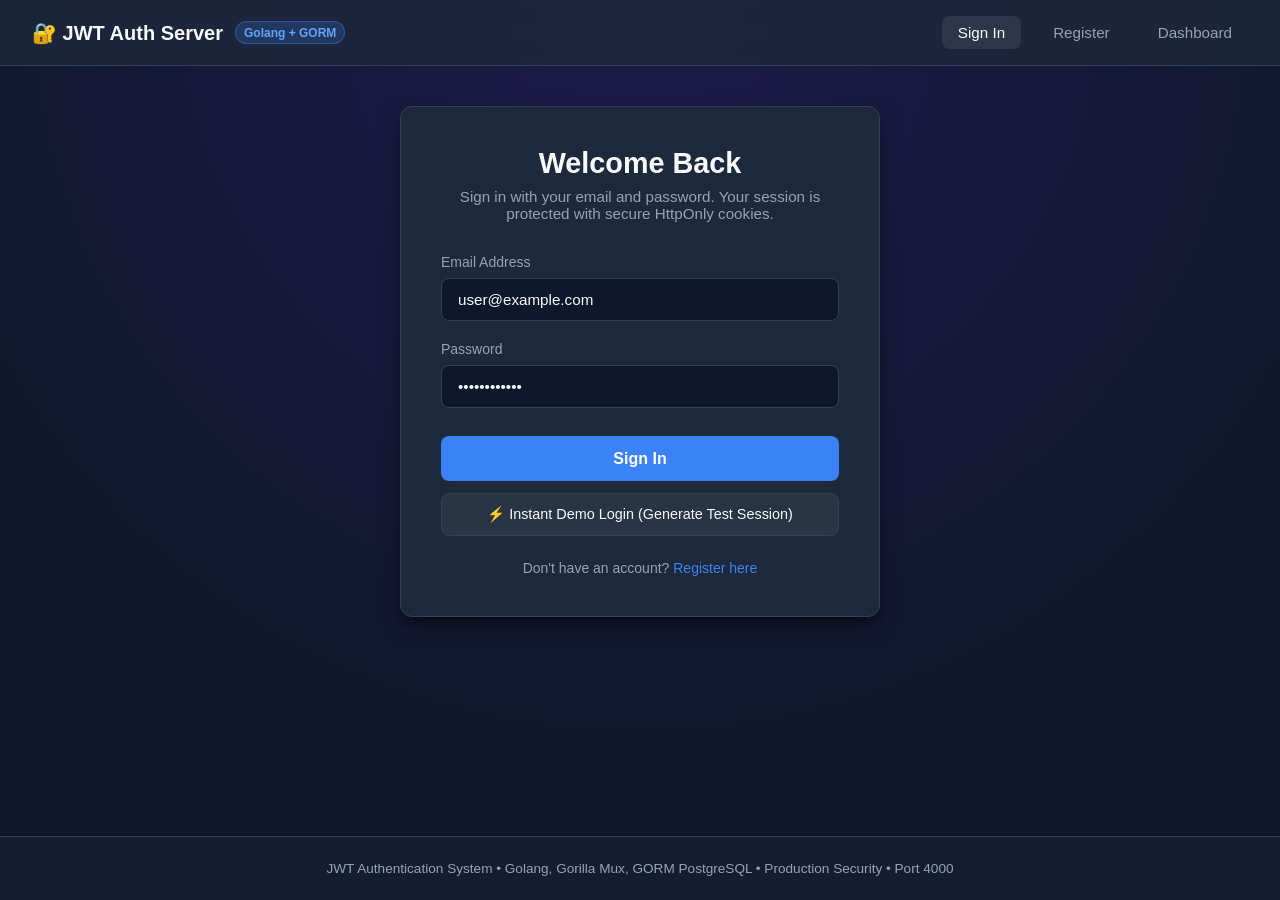
<file: static/index.html>
<!DOCTYPE html>
<html lang="en">
<head>
  <meta charset="UTF-8">
  <meta name="viewport" content="width=device-width, initial-scale=1.0">
  <title>JWT Authentication Portal</title>
  <link rel="stylesheet" href="/static/style.css">
</head>
<body>

  <!-- Top Navigation Bar -->
  <nav class="navbar">
    <a href="/" class="nav-brand">
      🔐 JWT Auth Server
      <span class="badge">Golang + GORM</span>
    </a>
    <div class="nav-links">
      <button id="nav-login" class="nav-btn" onclick="showView('login')">Sign In</button>
      <button id="nav-register" class="nav-btn" onclick="showView('register')">Register</button>
      <button id="nav-dashboard" class="nav-btn" onclick="showView('dashboard')">Dashboard</button>
      <button id="nav-logout" class="nav-btn hidden" onclick="handleLogout()" style="color: #f87171;">Sign Out</button>
    </div>
  </nav>

  <!-- Main View Container -->
  <main class="main-container">

    <!-- 1. SIGN IN VIEW -->
    <section id="login-view" class="view-section">
      <div class="auth-card">
        <div class="auth-header">
          <h2>Welcome Back</h2>
          <p>Sign in with your email and password. Your session is protected with secure HttpOnly cookies.</p>
        </div>

        <div id="login-alert" class="hidden"></div>

        <form id="form-login" onsubmit="handleLogin(event)">
          <div class="form-group">
            <label for="login-email">Email Address</label>
            <input type="email" id="login-email" class="form-control" placeholder="user@example.com" required value="user@example.com">
          </div>

          <div class="form-group">
            <label for="login-password">Password</label>
            <input type="password" id="login-password" class="form-control" placeholder="Enter password" required value="Password123!">
          </div>

          <button type="submit" id="btn-login-submit" class="btn-submit">Sign In</button>
          
          <button type="button" class="btn-secondary" onclick="handleDemoToken()">
            ⚡ Instant Demo Login (Generate Test Session)
          </button>
        </form>

        <div class="auth-footer">
          Don't have an account? <a href="javascript:void(0)" onclick="showView('register')">Register here</a>
        </div>
      </div>
    </section>

    <!-- 2. REGISTRATION VIEW -->
    <section id="register-view" class="view-section hidden">
      <div class="auth-card">
        <div class="auth-header">
          <h2>Create Account</h2>
          <p>Register a new user in PostgreSQL with bcrypt-hashed password protection.</p>
        </div>

        <div id="register-alert" class="hidden"></div>

        <form id="form-register" onsubmit="handleRegister(event)">
          <div class="form-group">
            <label for="reg-username">Username *</label>
            <input type="text" id="reg-username" class="form-control" placeholder="johndoe" required>
          </div>

          <div class="form-group">
            <label for="reg-email">Email Address *</label>
            <input type="email" id="reg-email" class="form-control" placeholder="john@example.com" required>
          </div>

          <div class="form-group">
            <label for="reg-password">Password *</label>
            <input type="password" id="reg-password" class="form-control" placeholder="Secure password" required>
          </div>

          <div class="form-group">
            <label for="reg-fullname">Full Name</label>
            <input type="text" id="reg-fullname" class="form-control" placeholder="John Doe">
          </div>

          <div class="form-group">
            <label for="reg-phone">Phone Number</label>
            <input type="text" id="reg-phone" class="form-control" placeholder="+1 234 567 8900">
          </div>

          <button type="submit" id="btn-register-submit" class="btn-submit">Create Account</button>
        </form>

        <div class="auth-footer">
          Already registered? <a href="javascript:void(0)" onclick="showView('login')">Sign in</a>
        </div>
      </div>
    </section>

    <!-- 3. PROTECTED DASHBOARD VIEW -->
    <section id="dashboard-view" class="view-section hidden">
      <div style="display: flex; justify-content: space-between; align-items: center; margin-bottom: 1.5rem;">
        <div>
          <h2>Protected Dashboard 🛡️</h2>
          <p style="color: var(--text-secondary);">Welcome, <strong id="dash-welcome-user" style="color: #60a5fa;">User</strong>! Authenticated session is active.</p>
        </div>
        <button class="nav-btn primary" onclick="handleLogout()">Sign Out</button>
      </div>

      <div class="dashboard-grid">
        <!-- 1. User Identity Card -->
        <div class="dashboard-card">
          <h3>👤 Verified Identity</h3>
          <div class="claim-row">
            <span class="claim-label">User ID:</span>
            <span class="claim-value" id="dash-user-id">-</span>
          </div>
          <div class="claim-row">
            <span class="claim-label">Username:</span>
            <span class="claim-value" id="dash-username">-</span>
          </div>
          <div class="claim-row">
            <span class="claim-label">Role:</span>
            <span class="claim-value" id="dash-role">-</span>
          </div>
          <div class="claim-row">
            <span class="claim-label">Account Status:</span>
            <span class="claim-value" id="dash-status">-</span>
          </div>
        </div>

        <!-- 2. Dedicated Authentication Details Card -->
        <div class="dashboard-card auth-details-card">
          <div class="auth-details-header">
            <h3>AUTHENTICATION DETAILS</h3>
            <span class="auth-mode-pill">🔒 HttpOnly Protection</span>
          </div>

          <div class="auth-details-content">
            <div class="claim-row">
              <span class="claim-label">Authentication Status:</span>
              <span class="claim-value status-badge active" id="auth-status-badge">Active</span>
            </div>

            <div class="claim-row">
              <span class="claim-label">Token Type:</span>
              <span class="claim-value" id="auth-token-type">Bearer JWT</span>
            </div>

            <div class="claim-row" style="flex-direction: column; align-items: flex-start; gap: 0.35rem; padding-top: 0.65rem;">
              <span class="claim-label">Access Token:</span>
              <div class="masked-token-display">
                <code class="masked-code" id="auth-masked-token">eyJhbGciOiJIUzUx...••••••••••••••••</code>
                <span class="masked-shield">🛡️ Masked</span>
              </div>
            </div>

            <div class="claim-row">
              <span class="claim-label">Token Status:</span>
              <span class="claim-value status-badge valid" id="auth-token-status">Valid</span>
            </div>

            <div class="claim-row">
              <span class="claim-label">Expiration:</span>
              <span class="claim-value" id="auth-expiration">-</span>
            </div>
          </div>
        </div>
      </div>

      <!-- 3. Live Protected Route Verification Card -->
      <div class="dashboard-card" style="margin-top: 1.5rem;">
        <div style="display: flex; justify-content: space-between; align-items: center; margin-bottom: 1rem;">
          <h3>🚀 Live Route Verification (GET /protected)</h3>
          <button class="nav-btn primary" onclick="testProtectedEndpoint()">Verify Protected Route</button>
        </div>
        <p style="color: var(--text-secondary); font-size: 0.85rem; margin-bottom: 0.75rem;">
          The browser sends the secure authentication session cookie to the Go middleware to verify access:
        </p>
        <pre id="protected-endpoint-result" class="code-response">Ready to test...</pre>
      </div>
    </section>

  </main>

  <footer>
    JWT Authentication System &bull; Golang, Gorilla Mux, GORM PostgreSQL &bull; Production Security &bull; Port 4000
  </footer>

  <script src="/static/app.js"></script>
</body>
</html>
</file>
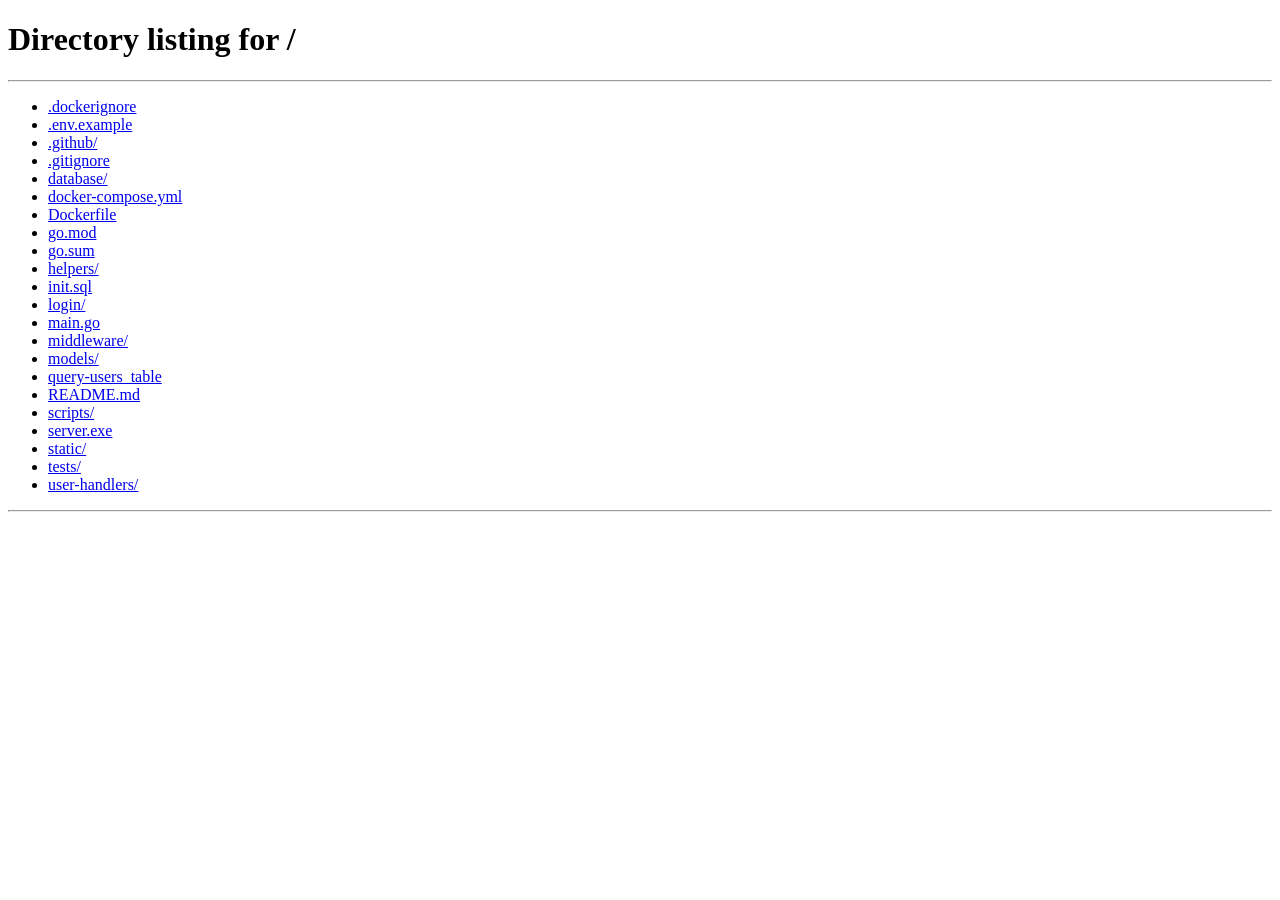
<file: static/dashboard.html>
<!DOCTYPE html>
<html lang="en">
<head>
  <meta charset="UTF-8">
  <meta http-equiv="refresh" content="0; url=/?view=dashboard">
  <title>Dashboard - JWT Auth</title>
  <script>window.location.href = '/#dashboard';</script>
</head>
<body>
  <p>Redirecting to <a href="/#dashboard">Protected Dashboard</a>...</p>
</body>
</html>
</file>
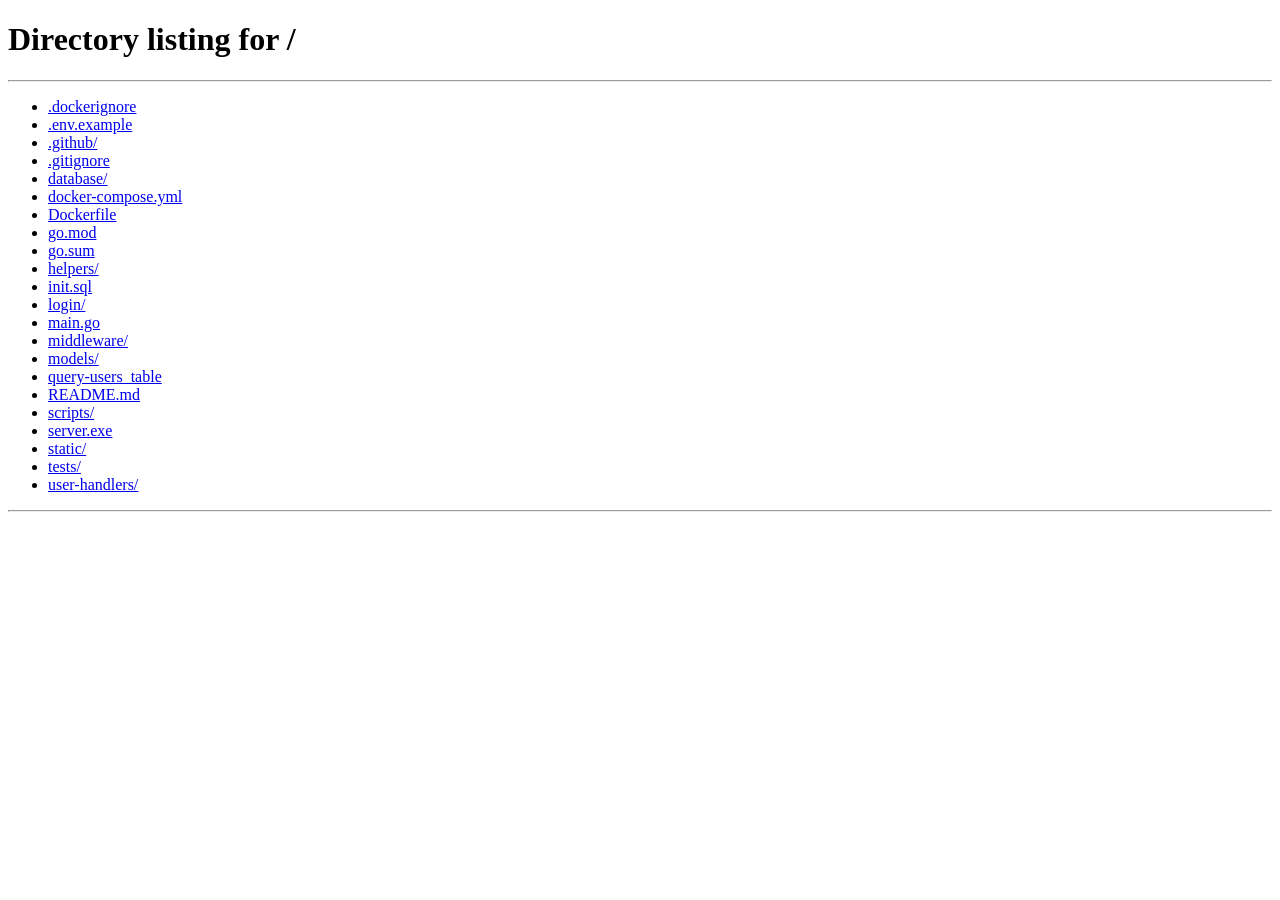
<file: static/login.html>
<!DOCTYPE html>
<html lang="en">
<head>
  <meta charset="UTF-8">
  <meta http-equiv="refresh" content="0; url=/?view=login">
  <title>Login - JWT Auth</title>
  <script>window.location.href = '/#login';</script>
</head>
<body>
  <p>Redirecting to <a href="/#login">Login Page</a>...</p>
</body>
</html>
</file>
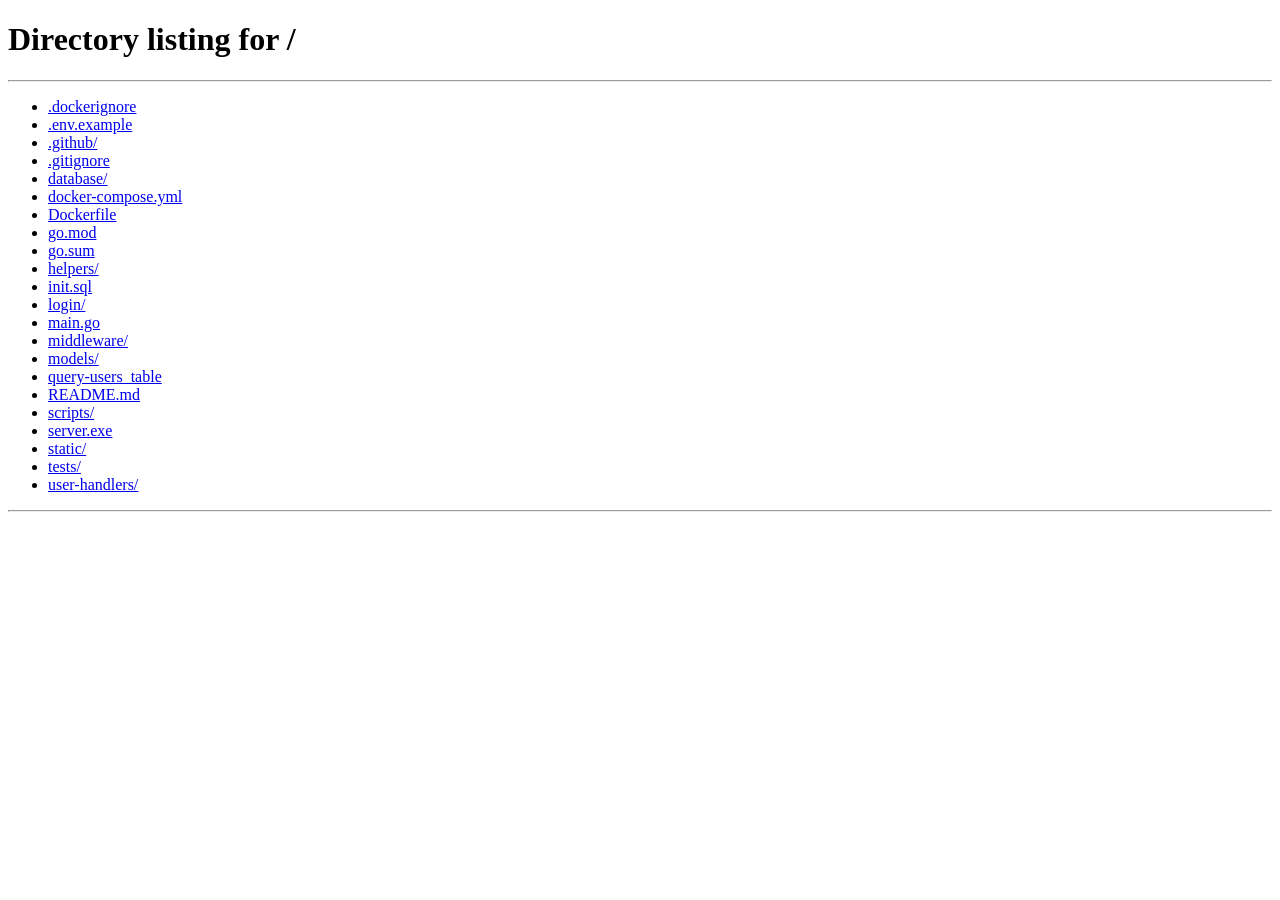
<file: static/register.html>
<!DOCTYPE html>
<html lang="en">
<head>
  <meta charset="UTF-8">
  <meta http-equiv="refresh" content="0; url=/?view=register">
  <title>Register - JWT Auth</title>
  <script>window.location.href = '/#register';</script>
</head>
<body>
  <p>Redirecting to <a href="/#register">Register Page</a>...</p>
</body>
</html>
</file>
<file: static/style.css>
:root {
  --bg-primary: #0f172a;
  --bg-secondary: #1e293b;
  --bg-card: #1e293b;
  --bg-input: #0f172a;
  --text-primary: #f8fafc;
  --text-secondary: #94a3b8;
  --accent-primary: #3b82f6;
  --accent-hover: #2563eb;
  --accent-success: #10b981;
  --accent-warning: #f59e0b;
  --accent-danger: #ef4444;
  --border-color: #334155;
  --font-family: -apple-system, BlinkMacSystemFont, "Segoe UI", Roboto, "Helvetica Neue", Arial, sans-serif;
  --radius: 12px;
  --shadow: 0 10px 25px -5px rgba(0, 0, 0, 0.5), 0 8px 10px -6px rgba(0, 0, 0, 0.4);
}

* {
  box-sizing: border-box;
  margin: 0;
  padding: 0;
}

body {
  font-family: var(--font-family);
  background: radial-gradient(circle at 50% 0%, #1e1b4b 0%, var(--bg-primary) 75%);
  color: var(--text-primary);
  min-height: 100vh;
  display: flex;
  flex-direction: column;
}

/* Navbar */
.navbar {
  display: flex;
  justify-content: space-between;
  align-items: center;
  padding: 1rem 2rem;
  background: rgba(30, 41, 59, 0.85);
  backdrop-filter: blur(10px);
  border-bottom: 1px solid var(--border-color);
  position: sticky;
  top: 0;
  z-index: 100;
}

.nav-brand {
  display: flex;
  align-items: center;
  gap: 0.75rem;
  font-weight: 700;
  font-size: 1.25rem;
  color: var(--text-primary);
  text-decoration: none;
}

.nav-brand span.badge {
  font-size: 0.75rem;
  font-weight: 600;
  padding: 0.2rem 0.5rem;
  border-radius: 9999px;
  background: rgba(59, 130, 246, 0.2);
  color: #60a5fa;
  border: 1px solid rgba(59, 130, 246, 0.4);
}

.nav-links {
  display: flex;
  gap: 1rem;
  align-items: center;
}

.nav-btn {
  background: transparent;
  color: var(--text-secondary);
  border: none;
  font-size: 0.95rem;
  padding: 0.5rem 1rem;
  border-radius: 8px;
  cursor: pointer;
  transition: all 0.2s ease;
  text-decoration: none;
}

.nav-btn:hover, .nav-btn.active {
  color: var(--text-primary);
  background: rgba(255, 255, 255, 0.08);
}

.nav-btn.primary {
  background: var(--accent-primary);
  color: white;
}

.nav-btn.primary:hover {
  background: var(--accent-hover);
}

/* Container */
.main-container {
  flex: 1;
  max-width: 960px;
  width: 100%;
  margin: 2.5rem auto;
  padding: 0 1.5rem;
}

/* Auth Cards */
.auth-card {
  background: var(--bg-card);
  border: 1px solid var(--border-color);
  border-radius: var(--radius);
  padding: 2.5rem;
  box-shadow: var(--shadow);
  max-width: 480px;
  margin: 0 auto;
}

.auth-header {
  text-align: center;
  margin-bottom: 2rem;
}

.auth-header h2 {
  font-size: 1.8rem;
  margin-bottom: 0.5rem;
}

.auth-header p {
  color: var(--text-secondary);
  font-size: 0.95rem;
}

.form-group {
  margin-bottom: 1.25rem;
}

.form-group label {
  display: block;
  font-size: 0.875rem;
  font-weight: 500;
  margin-bottom: 0.5rem;
  color: var(--text-secondary);
}

.form-control {
  width: 100%;
  padding: 0.75rem 1rem;
  background: var(--bg-input);
  border: 1px solid var(--border-color);
  border-radius: 8px;
  color: var(--text-primary);
  font-size: 0.95rem;
  transition: border-color 0.2s ease;
}

.form-control:focus {
  outline: none;
  border-color: var(--accent-primary);
  box-shadow: 0 0 0 3px rgba(59, 130, 246, 0.2);
}

.btn-submit {
  width: 100%;
  padding: 0.85rem;
  background: var(--accent-primary);
  color: white;
  border: none;
  border-radius: 8px;
  font-size: 1rem;
  font-weight: 600;
  cursor: pointer;
  transition: all 0.2s ease;
  margin-top: 0.5rem;
}

.btn-submit:hover {
  background: var(--accent-hover);
}

.btn-secondary {
  width: 100%;
  padding: 0.75rem;
  background: rgba(255, 255, 255, 0.05);
  color: var(--text-primary);
  border: 1px solid var(--border-color);
  border-radius: 8px;
  font-size: 0.9rem;
  font-weight: 500;
  cursor: pointer;
  transition: all 0.2s ease;
  margin-top: 0.75rem;
}

.btn-secondary:hover {
  background: rgba(255, 255, 255, 0.1);
}

.auth-footer {
  text-align: center;
  margin-top: 1.5rem;
  font-size: 0.875rem;
  color: var(--text-secondary);
}

.auth-footer a {
  color: var(--accent-primary);
  text-decoration: none;
  font-weight: 500;
}

.auth-footer a:hover {
  text-decoration: underline;
}

/* Alerts */
.alert {
  padding: 1rem;
  border-radius: 8px;
  font-size: 0.9rem;
  margin-bottom: 1.5rem;
  display: flex;
  align-items: center;
  gap: 0.5rem;
}

.alert-danger {
  background: rgba(239, 68, 68, 0.15);
  border: 1px solid rgba(239, 68, 68, 0.3);
  color: #fca5a5;
}

.alert-success {
  background: rgba(16, 185, 129, 0.15);
  border: 1px solid rgba(16, 185, 129, 0.3);
  color: #6ee7b7;
}

.alert-info {
  background: rgba(59, 130, 246, 0.15);
  border: 1px solid rgba(59, 130, 246, 0.3);
  color: #93c5fd;
}

/* Dashboard */
.dashboard-grid {
  display: grid;
  grid-template-columns: repeat(auto-fit, minmax(320px, 1fr));
  gap: 1.5rem;
  margin-top: 1.5rem;
}

.dashboard-card {
  background: var(--bg-card);
  border: 1px solid var(--border-color);
  border-radius: var(--radius);
  padding: 1.75rem;
  box-shadow: var(--shadow);
}

.dashboard-card h3 {
  font-size: 1.2rem;
  margin-bottom: 1rem;
  display: flex;
  align-items: center;
  gap: 0.5rem;
}

.claim-row {
  display: flex;
  justify-content: space-between;
  align-items: center;
  padding: 0.75rem 0;
  border-bottom: 1px solid rgba(255, 255, 255, 0.05);
  font-size: 0.92rem;
}

.claim-row:last-child {
  border-bottom: none;
}

.claim-label {
  color: var(--text-secondary);
  font-weight: 500;
}

.claim-value {
  font-weight: 600;
  color: var(--text-primary);
  font-family: monospace;
}

/* Authentication Details Card */
.auth-details-card {
  background: linear-gradient(145deg, #1e293b 0%, #172033 100%);
  border: 1px solid #3b82f640;
  position: relative;
  overflow: hidden;
}

.auth-details-card::before {
  content: "";
  position: absolute;
  top: 0;
  left: 0;
  right: 0;
  height: 3px;
  background: linear-gradient(90deg, #3b82f6, #10b981, #6366f1);
}

.auth-details-header {
  display: flex;
  justify-content: space-between;
  align-items: center;
  margin-bottom: 1.25rem;
  padding-bottom: 0.75rem;
  border-bottom: 1px solid var(--border-color);
}

.auth-details-header h3 {
  margin-bottom: 0;
  font-size: 1.1rem;
  letter-spacing: 0.05em;
  color: #93c5fd;
}

.auth-mode-pill {
  font-size: 0.72rem;
  padding: 0.25rem 0.6rem;
  border-radius: 9999px;
  background: rgba(16, 185, 129, 0.15);
  color: #34d399;
  border: 1px solid rgba(16, 185, 129, 0.3);
  font-weight: 600;
}

.status-badge {
  display: inline-flex;
  align-items: center;
  padding: 0.25rem 0.75rem;
  border-radius: 9999px;
  font-size: 0.8rem;
  font-weight: 700;
  text-transform: uppercase;
  letter-spacing: 0.03em;
}

.status-badge.active, .status-badge.valid {
  background: rgba(16, 185, 129, 0.2);
  color: #34d399;
  border: 1px solid rgba(16, 185, 129, 0.4);
}

.status-badge.inactive, .status-badge.expired {
  background: rgba(239, 68, 68, 0.2);
  color: #f87171;
  border: 1px solid rgba(239, 68, 68, 0.4);
}

/* Masked Token Display */
.masked-token-display {
  width: 100%;
  display: flex;
  align-items: center;
  justify-content: space-between;
  background: var(--bg-input);
  border: 1px solid var(--border-color);
  padding: 0.75rem 1rem;
  border-radius: 8px;
  margin-top: 0.25rem;
}

.masked-code {
  font-family: ui-monospace, SFMono-Regular, Menlo, Monaco, Consolas, monospace;
  font-size: 0.85rem;
  color: #38bdf8;
  letter-spacing: 0.04em;
  word-break: break-all;
}

.masked-shield {
  display: inline-flex;
  align-items: center;
  gap: 0.25rem;
  font-size: 0.75rem;
  font-weight: 600;
  padding: 0.2rem 0.5rem;
  border-radius: 6px;
  background: rgba(59, 130, 246, 0.15);
  color: #60a5fa;
  border: 1px solid rgba(59, 130, 246, 0.3);
  white-space: nowrap;
}

.code-response {
  background: var(--bg-input);
  border: 1px solid var(--border-color);
  padding: 1rem;
  border-radius: 8px;
  font-family: monospace;
  font-size: 0.85rem;
  white-space: pre-wrap;
  color: #a7f3d0;
  max-height: 250px;
  overflow-y: auto;
}

.hidden {
  display: none !important;
}

footer {
  text-align: center;
  padding: 1.5rem;
  color: var(--text-secondary);
  font-size: 0.85rem;
  border-top: 1px solid var(--border-color);
  background: rgba(30, 41, 59, 0.4);
}
</file>
